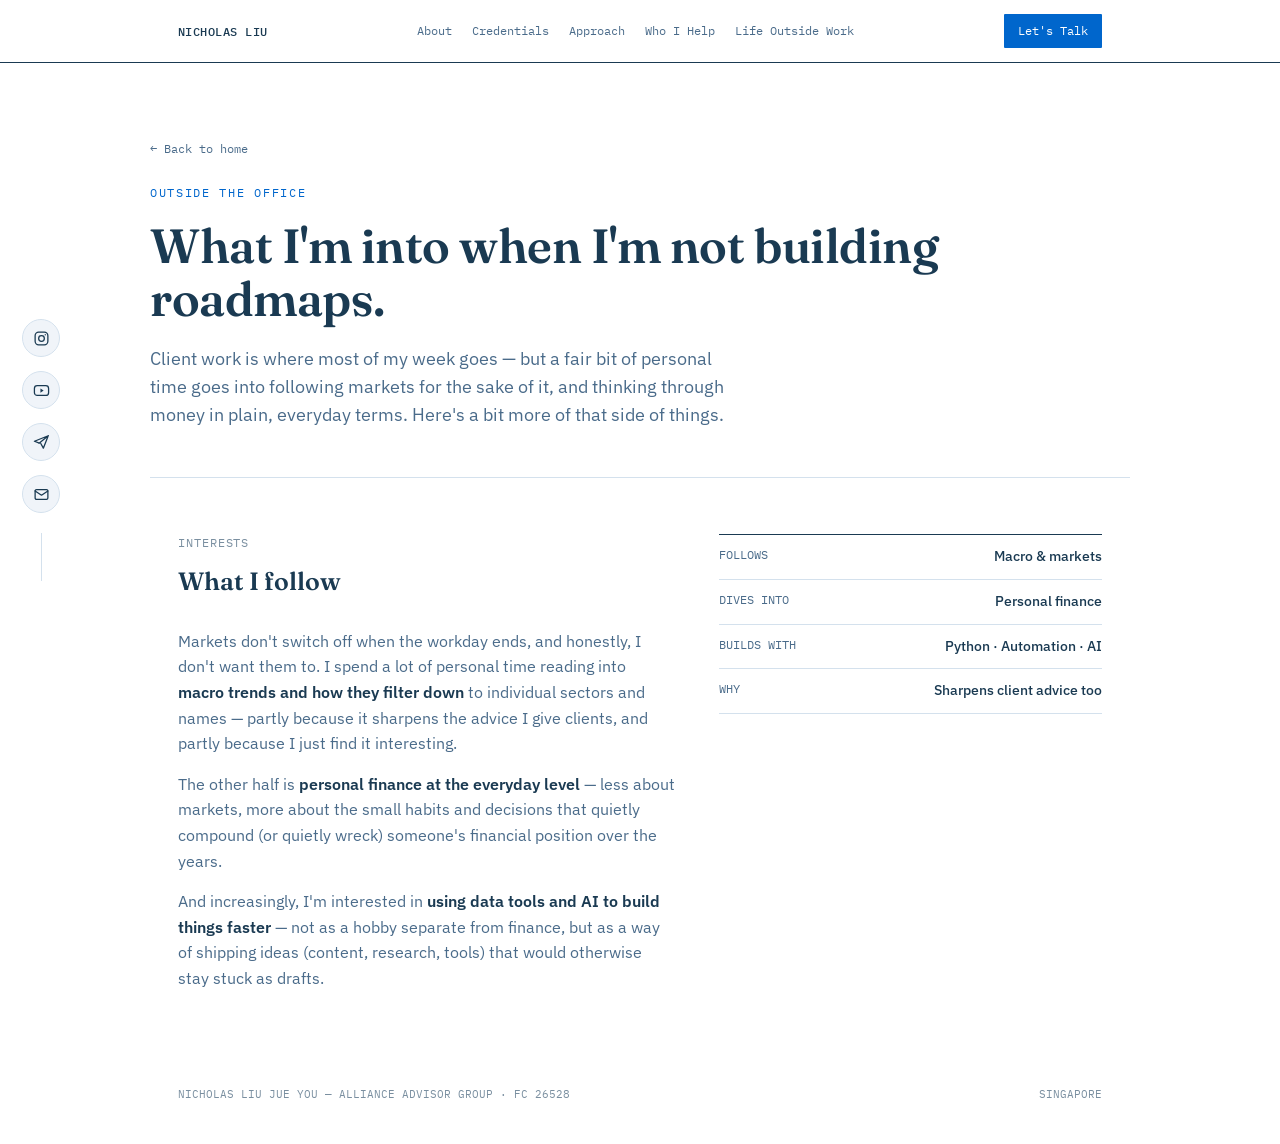
<file: life-outside-work.html>
<!DOCTYPE html>
<html lang="en">
<head>
<meta charset="UTF-8">
<meta name="viewport" content="width=device-width, initial-scale=1.0">
<title>Nicholas Liu — Life Outside Work</title>
<meta name="description" content="A look at what Nicholas Liu is interested in and works on outside client meetings — markets, personal finance content, and building.">
<link rel="preconnect" href="https://fonts.googleapis.com">
<link href="https://fonts.googleapis.com/css2?family=Fraunces:opsz,wght@9..144,500;9..144,600;9..144,700&family=IBM+Plex+Sans:wght@400;500;600&family=IBM+Plex+Mono:wght@400;500&display=swap" rel="stylesheet">
<link rel="stylesheet" href="style.css">
</head>
<body>

<div class="scroll-progress" id="scrollProgress"></div>

<div class="social-rail">
  <a href="https://www.instagram.com/nicholas_liujy/" target="_blank" rel="noopener" class="social-icon" aria-label="Instagram">
    <svg viewBox="0 0 24 24" fill="none" stroke="currentColor" stroke-width="1.8" stroke-linecap="round" stroke-linejoin="round"><rect x="3" y="3" width="18" height="18" rx="5"/><circle cx="12" cy="12" r="4"/><circle cx="17.3" cy="6.7" r="0.9" fill="currentColor" stroke="none"/></svg>
  </a>
  <a href="https://www.youtube.com/@NicholasLJY" target="_blank" rel="noopener" class="social-icon" aria-label="YouTube">
    <svg viewBox="0 0 24 24" fill="none" stroke="currentColor" stroke-width="1.8" stroke-linecap="round" stroke-linejoin="round"><rect x="2" y="5" width="20" height="14" rx="4"/><path d="M10.5 9L15 12l-4.5 3z" fill="currentColor" stroke="none"/></svg>
  </a>
  <a href="https://t.me/NicLiuJY" target="_blank" rel="noopener" class="social-icon" aria-label="Telegram">
    <svg viewBox="0 0 24 24" fill="none" stroke="currentColor" stroke-width="1.8" stroke-linecap="round" stroke-linejoin="round"><path d="M21.5 2.5L2 10.2l6 2.2M21.5 2.5L14.6 20 11 13.4M21.5 2.5L8.6 13.1"/></svg>
  </a>
  <a href="mailto:nicholasliu3005@gmail.com" class="social-icon" aria-label="Email">
    <svg viewBox="0 0 24 24" fill="none" stroke="currentColor" stroke-width="1.8" stroke-linecap="round" stroke-linejoin="round"><rect x="3" y="5" width="18" height="14" rx="2"/><path d="M3 7l9 6 9-6"/></svg>
  </a>
</div>

<div class="statement-bar">
  <div class="wrap statement-inner">
    <span class="brand">NICHOLAS LIU</span>
    <div class="nav-links">
      <a href="index.html#about">About</a>
      <a href="index.html#credentials">Credentials</a>
      <a href="index.html#approach">Approach</a>
      <a href="index.html#help">Who I Help</a>
      <a href="life-outside-work.html">Life Outside Work</a>
    </div>
    <a href="https://wa.me/6584256151?text=Hi%20Nicholas%2C%20I%27d%20like%20to%20discuss%20my%20financial%20plans." class="nav-cta">Let's Talk</a>
  </div>
</div>

<header class="subpage-hero wrap">
  <a href="index.html" class="back-link mono">← Back to home</a>
  <div class="eyebrow">Outside The Office</div>
  <h1 class="serif">What I'm into when I'm not building roadmaps.</h1>
  <p class="lede">Client work is where most of my week goes — but a fair bit of personal time goes into following markets for the sake of it, and thinking through money in plain, everyday terms. Here's a bit more of that side of things.</p>
</header>

<section id="interests" style="border-bottom:none;">
  <div class="wrap about-grid stagger">
    <div class="about-text reveal">
      <div class="sec-tag mono">INTERESTS</div>
      <h2 class="sec-title">What I follow</h2>
      <p>Markets don't switch off when the workday ends, and honestly, I don't want them to. I spend a lot of personal time reading into <strong>macro trends and how they filter down</strong> to individual sectors and names — partly because it sharpens the advice I give clients, and partly because I just find it interesting.</p>
      <p>The other half is <strong>personal finance at the everyday level</strong> — less about markets, more about the small habits and decisions that quietly compound (or quietly wreck) someone's financial position over the years.</p>
      <p>And increasingly, I'm interested in <strong>using data tools and AI to build things faster</strong> — not as a hobby separate from finance, but as a way of shipping ideas (content, research, tools) that would otherwise stay stuck as drafts.</p>
    </div>
    <div class="ledger reveal">
      <div class="ledger-row"><span class="k">FOLLOWS</span><span class="v">Macro &amp; markets</span></div>
      <div class="ledger-row"><span class="k">DIVES INTO</span><span class="v">Personal finance</span></div>
      <div class="ledger-row"><span class="k">BUILDS WITH</span><span class="v">Python · Automation · AI</span></div>
      <div class="ledger-row"><span class="k">WHY</span><span class="v">Sharpens client advice too</span></div>
    </div>
  </div>
</section>

<footer>
  <div class="wrap footer-row">
    <span>NICHOLAS LIU JUE YOU — ALLIANCE ADVISOR GROUP · FC 26528</span>
    <span>SINGAPORE</span>
  </div>
</footer>

<script src="script.js"></script>
</body>
</html>
</file>
<file: style.css>
:root{
    --bg: #FFFFFF;
    --panel: #F0F4F9;
    --ink: #1A3A52;
    --muted: #4A6B8A;
    --muted-2: #7A8FA0;
    --line: #D4E1ED;
    --accent: #0066CC;
    --accent-light: #E8F0FF;
  }
  *{ margin:0; padding:0; box-sizing:border-box; }
  html{ scroll-behavior:smooth; }
  .scroll-progress{ position:fixed; top:0; left:0; height:3px; width:0%; background:var(--accent); z-index:100; transition:width .1s linear; }
  @media (prefers-reduced-motion: reduce){ .scroll-progress{ transition:none; } }
  body{
    background:var(--bg); color:var(--ink);
    font-family:'IBM Plex Sans', sans-serif; line-height:1.6;
    -webkit-font-smoothing:antialiased;
  }
  .wrap{ max-width:980px; margin:0 auto; padding:0 28px; }
  .mono{ font-family:'IBM Plex Mono', monospace; }
  .serif{ font-family:'Fraunces', serif; }

  /* nav */
  .statement-bar{ border-bottom:1.5px solid var(--ink); padding:14px 0; position:sticky; top:0; background:rgba(255,255,255,0.95); backdrop-filter:blur(6px); z-index:10; }
  .statement-inner{ display:flex; justify-content:space-between; align-items:center; flex-wrap:wrap; gap:10px; }
  .brand{ font-family:'IBM Plex Mono', monospace; font-size:12px; letter-spacing:0.04em; color:var(--ink); font-weight:500; }
  .nav-links{ display:flex; gap:20px; font-family:'IBM Plex Mono', monospace; font-size:11.5px; }
  .nav-links a{ color:var(--muted); text-decoration:none; }
  .nav-links a:hover{ color:var(--accent); }
  .nav-cta{ font-family:'IBM Plex Mono', monospace; font-size:11.5px; background:var(--accent); color:#FFFFFF; padding:8px 14px; text-decoration:none; border-radius:1px; }

  /* hero */
  .hero{ padding:80px 0 48px; border-bottom:1px solid var(--line); display:grid; grid-template-columns:1fr 300px; gap:56px; align-items:center; }
  .eyebrow{ font-family:'IBM Plex Mono', monospace; font-size:12px; color:var(--accent); letter-spacing:0.14em; text-transform:uppercase; margin-bottom:20px; }
  h1{ font-family:'Fraunces', serif; font-weight:600; font-size:clamp(36px,5.2vw,56px); letter-spacing:-0.01em; line-height:1.1; margin-bottom:20px; color:var(--ink); }
  .lede{ font-size:17.5px; color:var(--muted); max-width:600px; margin-bottom:16px; }
  .lede-note{ font-size:13px; color:var(--muted-2); max-width:600px; margin-bottom:32px; }
  .hero-actions{ display:flex; gap:14px; flex-wrap:wrap; }
  .photo-frame{ position:relative; width:240px; height:240px; }
  .photo-frame::before{
    content:""; position:absolute; top:-12px; left:-12px; right:0; bottom:0;
    background:var(--accent-light); border-radius:2px; z-index:0;
  }
  .photo-frame img{
    position:relative; z-index:1; width:240px; height:240px; object-fit:cover;
    border:1px solid var(--line); border-radius:1px; box-shadow:0 8px 16px -8px rgba(26,58,82,0.2);
    will-change:transform;
  }
  @media (max-width:720px){
    .hero{ grid-template-columns:1fr; }
    .photo-frame{ width:180px; height:180px; margin:0 auto; order:-1; }
    .photo-frame::before{ top:-10px; left:-10px; right:0; bottom:0; }
    .photo-frame img{ width:180px; height:180px; }
  }
  .btn{ font-family:'IBM Plex Mono', monospace; font-size:13px; padding:12px 22px; text-decoration:none; letter-spacing:0.02em; display:inline-block; border-radius:1px; }
  .btn-primary{ background:var(--accent); color:#FFFFFF; }
  .btn-primary:hover{ background:#0052A3; }
  .btn-ghost{ border:1px solid var(--ink); color:var(--ink); }
  .btn-ghost:hover{ border-color:var(--accent); color:var(--accent); }

  /* global scroll-reveal system */
  .reveal{
    opacity:0; transform:translateY(28px);
    transition:opacity .6s ease, transform .6s ease;
  }
  .reveal.is-visible{ opacity:1; transform:translateY(0); }
  .stagger > .reveal:nth-child(1){ transition-delay:0s; }
  .stagger > .reveal:nth-child(2){ transition-delay:.1s; }
  .stagger > .reveal:nth-child(3){ transition-delay:.2s; }
  .stagger > .reveal:nth-child(4){ transition-delay:.3s; }
  @media (prefers-reduced-motion: reduce){
    .reveal{ opacity:1; transform:none; transition:none; }
  }

  /* credentials */
  .credentials{ padding:72px 0; border-bottom:1px solid var(--line); }
  .cred-cards{ display:grid; grid-template-columns:repeat(2, 1fr); gap:1px; background:var(--line); border:1px solid var(--line); }
  .cred-card{ background:var(--panel); padding:30px 28px; }
  .cred-index{ font-family:'IBM Plex Mono', monospace; font-size:11px; color:var(--accent); letter-spacing:0.08em; margin-bottom:14px; }
  .cred-headline{ font-family:'Fraunces', serif; font-weight:600; font-size:20px; color:var(--ink); margin-bottom:4px; }
  .cred-sub{ font-family:'IBM Plex Mono', monospace; font-size:11.5px; color:var(--muted-2); text-transform:uppercase; letter-spacing:0.05em; margin-bottom:14px; }
  .cred-line{ width:32px; height:2px; background:var(--accent); margin-bottom:14px; }
  .cred-note{ color:var(--muted); font-size:14px; max-width:44ch; }
  @media (max-width:720px){
    .cred-cards{ grid-template-columns:1fr; }
  }

  section{ padding:56px 0; border-bottom:1px solid var(--line); }
  .sec-tag{ font-family:'IBM Plex Mono', monospace; font-size:11.5px; color:var(--muted-2); letter-spacing:0.08em; margin-bottom:8px; }
  .sec-title{ font-family:'Fraunces', serif; font-size:25px; font-weight:600; color:var(--ink); margin-bottom:28px; }

  /* about */
  .about-grid{ display:grid; grid-template-columns:1.3fr 1fr; gap:44px; }
  .about-text p{ color:var(--muted); margin-bottom:15px; max-width:60ch; }
  .about-text strong{ color:var(--ink); font-weight:600; }
  .pull-quote{ font-family:'Fraunces', serif; font-style:italic; font-size:17px; color:var(--ink); border-left:2px solid var(--accent); padding-left:16px; margin:20px 0; max-width:52ch; }
  .ledger{ border-top:1px solid var(--ink); }
  .ledger-row{ display:flex; justify-content:space-between; gap:12px; padding:11px 0; border-bottom:1px solid var(--line); font-size:13.5px; }
  .ledger-row .k{ color:var(--muted); font-family:'IBM Plex Mono', monospace; font-size:11.5px; white-space:nowrap; }
  .ledger-row .v{ color:var(--ink); font-weight:500; text-align:right; }

  /* process */
  .process-row{ display:grid; grid-template-columns:100px 1fr; gap:22px; padding:20px 0; border-top:1px solid var(--line); }
  .process-row:first-child{ border-top:1px solid var(--ink); }
  .process-key{ font-family:'IBM Plex Mono', monospace; font-size:12px; color:var(--accent); padding-top:2px; }
  .process-body h3{ font-family:'Fraunces', serif; font-size:16.5px; font-weight:600; margin-bottom:6px; color:var(--ink); }
  .process-body p{ color:var(--muted); font-size:14.5px; max-width:60ch; }

  /* who i help */
  .help-grid{ display:grid; grid-template-columns:repeat(2, 1fr); gap:1px; background:var(--line); border:1px solid var(--line); }
  .help-card{ background:var(--panel); padding:22px 22px 20px; }
  .help-name{ font-family:'Fraunces', serif; font-weight:600; font-size:16px; margin-bottom:8px; color:var(--ink); }
  .help-desc{ color:var(--muted); font-size:13.5px; }

  /* beyond / interests */
  .beyond-grid{ display:grid; grid-template-columns:1fr 1fr; gap:44px; }
  .beyond-col h3{ font-family:'IBM Plex Mono', monospace; font-size:12px; color:var(--accent); letter-spacing:0.08em; text-transform:uppercase; margin-bottom:16px; }
  .interest-row{ padding:12px 0; border-top:1px solid var(--line); font-size:14px; color:var(--muted); }
  .interest-row:first-of-type{ border-top:1px solid var(--ink); }
  .interest-row strong{ color:var(--ink); font-weight:500; }

  /* floating social sidebar */
  .social-rail{
    position:fixed; left:22px; top:50%; transform:translateY(-50%);
    display:flex; flex-direction:column; gap:14px; z-index:50;
  }
  .social-rail::after{
    content:""; display:block; width:1px; height:48px; background:var(--line);
    margin:6px auto 0;
  }
  .social-icon{
    width:38px; height:38px; border-radius:50%; border:1px solid var(--line);
    background:var(--panel); display:flex; align-items:center; justify-content:center;
    color:var(--ink); transition:all .15s ease;
  }
  .social-icon:hover{ border-color:var(--accent); color:var(--accent); transform:translateY(-2px); }
  .social-icon svg{ width:17px; height:17px; }
  @media (max-width:900px){
    .social-rail{
      position:static; flex-direction:row; transform:none; justify-content:center;
      padding:16px 0; border-bottom:1px solid var(--line); margin-bottom:0;
    }
    .social-rail::after{ display:none; }
  }

  /* contact */
  .contact-title{ font-family:'Fraunces', serif; font-size:clamp(28px,4vw,36px); font-weight:600; color:var(--ink); margin-bottom:14px; }
  .contact-sub{ color:var(--muted); margin-bottom:28px; max-width:52ch; }
  .contact-links{ display:flex; flex-wrap:wrap; gap:12px; margin:28px 0 10px; }
  .disclosure{ font-family:'IBM Plex Mono', monospace; font-size:11px; color:var(--muted-2); margin-top:22px; max-width:60ch; line-height:1.7; }

  /* contact form */
  .contact-form{ background:var(--panel); border:1px solid var(--line); border-radius:3px; padding:34px 32px; max-width:640px; }
  .form-row{ display:grid; grid-template-columns:1fr 1fr; gap:20px; }
  .form-field{ margin-bottom:20px; }
  .form-field label{
    display:block; font-family:'IBM Plex Mono', monospace; font-size:11px;
    color:var(--muted-2); text-transform:uppercase; letter-spacing:0.06em; margin-bottom:8px;
  }
  .form-field input, .form-field select, .form-field textarea{
    width:100%; font-family:'IBM Plex Sans', sans-serif; font-size:14.5px; color:var(--ink);
    background:#FFFFFF; border:1px solid var(--line); border-radius:2px; padding:11px 12px;
    transition:border-color .15s ease;
  }
  .form-field input:focus, .form-field select:focus, .form-field textarea:focus{
    outline:none; border-color:var(--accent);
  }
  .form-field textarea{ resize:vertical; min-height:90px; font-family:'IBM Plex Sans', sans-serif; }
  .contact-form .btn{ border:none; cursor:pointer; font-size:13.5px; }
  @media (max-width:600px){
    .form-row{ grid-template-columns:1fr; }
  }

  footer{ padding:24px 0 40px; }
  .footer-row{ display:flex; justify-content:space-between; align-items:center; font-family:'IBM Plex Mono', monospace; font-size:11px; color:var(--muted-2); flex-wrap:wrap; gap:10px; }

  @media (max-width:720px){
    .about-grid{ grid-template-columns:1fr; }
    .beyond-grid{ grid-template-columns:1fr; }
    .help-grid{ grid-template-columns:1fr; }
    .process-row{ grid-template-columns:1fr; gap:8px; }
    .hero{ padding:52px 0 32px; }
    .nav-links{ display:none; }
  }

/* subpage intro (life-outside-work.html) */
.subpage-hero{ padding:72px 0 48px; border-bottom:1px solid var(--line); }
.subpage-hero .eyebrow{ margin-bottom:18px; }
.subpage-hero h1{ font-size:clamp(32px,4.6vw,48px); margin-bottom:20px; }
.subpage-hero .lede{ margin-bottom:0; }
.back-link{
  display:inline-block; font-family:'IBM Plex Mono', monospace; font-size:12px;
  color:var(--muted); text-decoration:none; margin-bottom:24px;
}
.back-link:hover{ color:var(--accent); }
</file>
